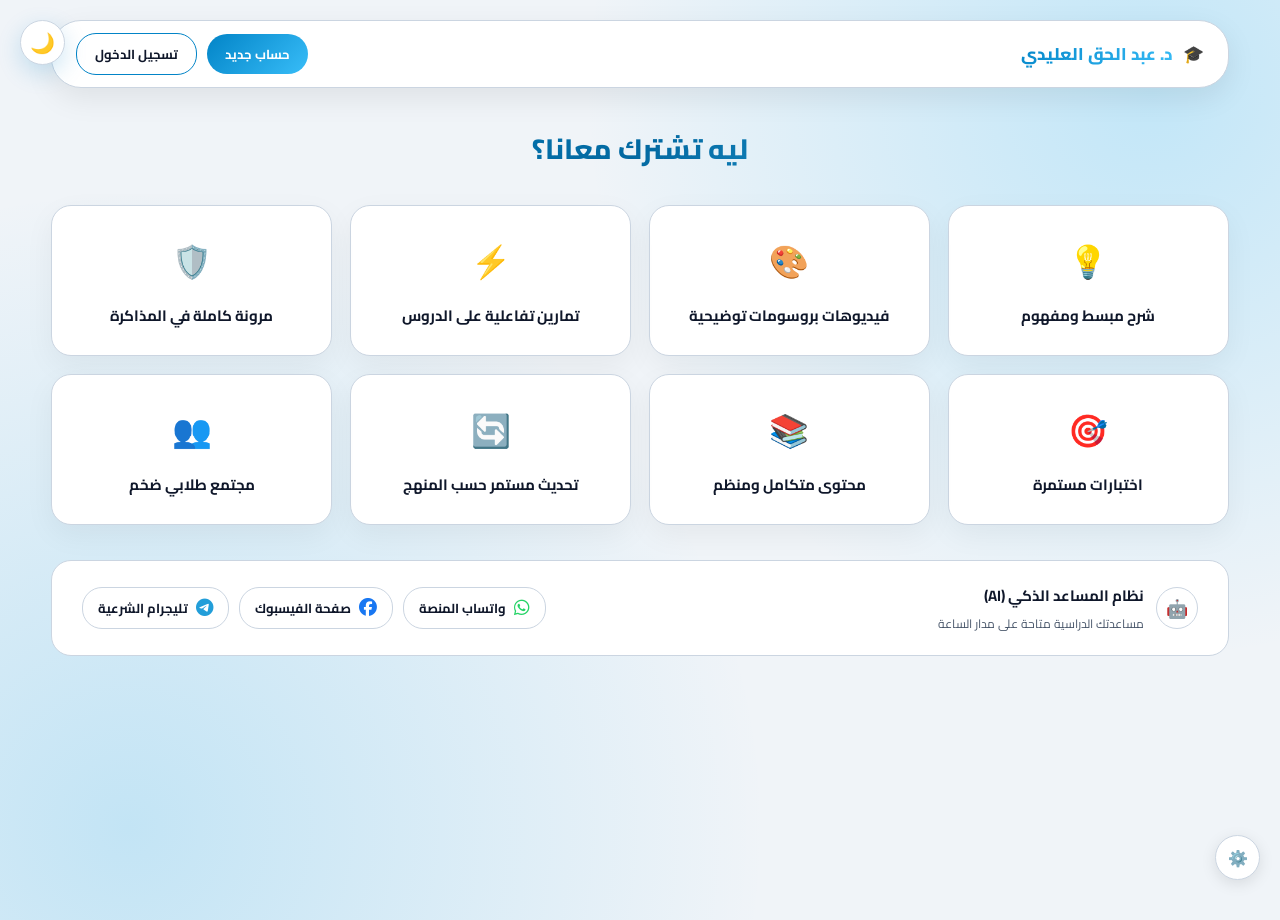
<file: index.html>
<!DOCTYPE html>
<html lang="ar" dir="rtl">
<head>
    <meta charset="UTF-8">
    <meta name="viewport" content="width=device-width, initial-scale=1.0">
    <title>د. عبد الحق العليدي</title>

    <!-- استدعاء مكتبة FontAwesome للأيقونات الحقيقية -->
    <link rel="stylesheet" href="https://cdnjs.cloudflare.com/ajax/libs/font-awesome/6.4.0/css/all.min.css">
    <!-- خط Cairo الاحترافي -->
    <link href="https://fonts.googleapis.com/css2?family=Cairo:wght@400;600;700;800&display=swap" rel="stylesheet">

    <style>
        * {
            box-sizing: border-box;
            margin: 0;
            padding: 0;
            font-family: 'Cairo', Tahoma, Arial, sans-serif;
        }

        :root {
            --bg: #f0f4f8;
            --card: #ffffff;
            --primary: #0284c7;
            --primary-dark: #0369a1;
            --text: #0f172a;
            --muted: #475569;
            --input: #f8fafc;
            --border: #cbd5e1;
            --success: #10b981;
        }

        body.dark {
            --bg: #0b1329;
            --card: #152238;
            --primary: #38bdf8;
            --primary-dark: #0284c7;
            --text: #ffffff;
            --muted: #94a3b8;
            --input: #1e293b;
            --border: #334155;
        }

        body {
            min-height: 100vh;
            background:
                radial-gradient(circle at 90% 10%, rgba(56, 189, 248, 0.25), transparent 40%),
                radial-gradient(circle at 10% 90%, rgba(14, 165, 233, 0.2), transparent 45%),
                var(--bg);
            color: var(--text);
            transition: 0.3s;
            overflow-x: hidden;
        }

        .theme-btn {
            position: fixed;
            top: 20px;
            left: 20px;
            width: 45px;
            height: 45px;
            border: 1px solid var(--border);
            border-radius: 50%;
            background: var(--card);
            color: var(--text);
            font-size: 20px;
            cursor: pointer;
            box-shadow: 0 8px 25px rgba(2, 132, 199, 0.2);
            z-index: 100;
            transition: 0.3s;
            display: flex;
            align-items: center;
            justify-content: center;
        }

        .theme-btn:hover {
            transform: scale(1.1) rotate(15deg);
        }

        .admin-secret-btn {
            position: fixed;
            bottom: 20px;
            right: 20px;
            width: 45px;
            height: 45px;
            background: var(--card);
            border: 1px solid var(--border);
            border-radius: 50%;
            color: var(--muted);
            font-size: 16px;
            display: flex;
            align-items: center;
            justify-content: center;
            cursor: pointer;
            z-index: 99;
            transition: 0.3s;
            box-shadow: 0 4px 15px rgba(0,0,0,0.1);
        }

        .admin-secret-btn:hover {
            background: var(--primary);
            color: #ffffff;
            border-color: var(--primary);
        }

        /* الحاوية الكبرى تأخذ عرض الشاشة بالكامل وتقسمها بالنصف تماماً (50% لكل قسم) */
        .container {
            width: 100%;
            max-width: 100%;
            margin: 0;
            padding: 20px 40px;
            display: flex;
            flex-direction: row-reverse;
            align-items: center;
            justify-content: center;
            gap: 40px;
            min-height: 90vh;
            display: none; 
        }

        .card {
            flex: 1;
            width: 50%;
            background: var(--card);
            border-radius: 25px;
            padding: 40px;
            border: 1px solid var(--border);
            box-shadow: 0 20px 50px rgba(2, 132, 199, 0.15);
        }

        .side-image {
            flex: 1;
            width: 50%;
            display: flex;
            justify-content: center;
            align-items: center;
            background: linear-gradient(135deg, rgba(2, 132, 199, 0.08), rgba(56, 189, 248, 0.12));
            border-radius: 25px;
            border: 1px solid var(--border);
            padding: 30px;
        }

        .side-image img {
            width: 100%;
            max-width: 100%;
            height: auto;
            max-height: 85vh;
            object-fit: contain;
            border-radius: 20px;
            box-shadow: 0 20px 40px rgba(2, 132, 199, 0.2);
        }

        .header {
            text-align: center;
            margin-bottom: 28px;
        }

        .logo {
            width: 70px;
            height: 70px;
            margin: auto;
            margin-bottom: 14px;
            display: flex;
            align-items: center;
            justify-content: center;
            border-radius: 20px;
            background: linear-gradient(135deg, #0284c7, #38bdf8);
            color: white;
            font-size: 30px;
            box-shadow: 0 10px 25px rgba(2, 132, 199, 0.4);
        }

        .header h1 {
            font-size: 24px;
            margin-bottom: 6px;
            color: var(--text);
            font-weight: 800;
        }

        .header p {
            color: var(--muted);
            font-size: 14px;
        }

        .section-title {
            margin: 22px 0 14px;
            padding-right: 10px;
            border-right: 4px solid var(--primary);
            font-size: 15px;
            color: var(--primary);
            font-weight: 700;
        }

        .form-grid {
            display: grid;
            grid-template-columns: 1fr 1fr;
            gap: 15px;
        }

        .full {
            grid-column: 1 / -1;
        }

        .field {
            display: flex;
            flex-direction: column;
            gap: 6px;
        }

        .field label {
            font-size: 13px;
            font-weight: bold;
            color: var(--text);
        }

        .required {
            color: #e11d48;
        }

        input, select {
            width: 100%;
            height: 48px;
            border: 1px solid var(--border);
            border-radius: 12px;
            padding: 0 14px;
            background: var(--input);
            color: var(--text);
            font-size: 13px;
            outline: none;
            transition: 0.25s;
        }

        input:focus, select:focus {
            border-color: var(--primary);
            box-shadow: 0 0 12px rgba(2, 132, 199, 0.2);
        }

        .password-box {
            position: relative;
        }

        .password-box input {
            padding-left: 45px;
        }

        .show-password {
            position: absolute;
            left: 12px;
            top: 50%;
            transform: translateY(-50%);
            border: none;
            background: none;
            cursor: pointer;
            font-size: 16px;
        }

        .submit-btn {
            width: 100%;
            height: 50px;
            margin-top: 24px;
            border: none;
            border-radius: 12px;
            background: linear-gradient(135deg, #0284c7, #38bdf8);
            color: white;
            font-size: 16px;
            font-weight: bold;
            cursor: pointer;
            box-shadow: 0 8px 20px rgba(2, 132, 199, 0.3);
            transition: 0.3s ease;
        }

        .submit-btn:hover {
            transform: translateY(-2px);
            box-shadow: 0 12px 25px rgba(2, 132, 199, 0.4);
        }

        .login {
            text-align: center;
            margin-top: 18px;
            color: var(--muted);
            font-size: 13px;
        }

        .login a {
            color: var(--primary);
            font-weight: bold;
            text-decoration: none;
            cursor: pointer;
        }

        .error-message {
            display: none;
            margin-top: 12px;
            padding: 10px;
            border-radius: 10px;
            background: rgba(225, 29, 72, 0.15);
            border: 1px solid #e11d48;
            color: #e11d48;
            text-align: center;
            font-weight: bold;
            font-size: 13px;
        }

        /* نافذة النجاح المنبثقة */
        .modal-overlay {
            position: fixed;
            top: 0;
            left: 0;
            width: 100%;
            height: 100%;
            background: rgba(0, 0, 0, 0.6);
            display: none;
            justify-content: center;
            align-items: center;
            z-index: 1000;
        }

        .modal-box {
            background: var(--card);
            padding: 25px;
            border-radius: 20px;
            text-align: center;
            width: 90%;
            max-width: 350px;
            box-shadow: 0 15px 40px rgba(0,0,0,0.3);
            border: 1px solid var(--border);
            animation: scaleIn 0.3s ease;
        }

        @keyframes scaleIn {
            from { transform: scale(0.8); opacity: 0; }
            to { transform: scale(1); opacity: 1; }
        }

        .modal-icon {
            width: 55px;
            height: 55px;
            background: rgba(16, 185, 129, 0.15);
            color: #10b981;
            border-radius: 50%;
            display: flex;
            align-items: center;
            justify-content: center;
            font-size: 26px;
            margin: 0 auto 12px;
            border: 2px solid #10b981;
        }

        .modal-box h3 {
            font-size: 16px;
            color: var(--text);
            margin-bottom: 8px;
            font-weight: 800;
        }

        .modal-btn {
            margin-top: 15px;
            background: #0284c7;
            color: white;
            border: none;
            padding: 8px 25px;
            border-radius: 10px;
            font-size: 14px;
            font-weight: bold;
            cursor: pointer;
            transition: 0.2s;
        }

        .modal-btn:hover {
            background: #0369a1;
        }

        /* الهيدر العلوي للموقع */
        .top-navbar {
            width: 92%;
            max-width: 1350px;
            margin: 20px auto;
            background: var(--card);
            border: 1px solid var(--border);
            border-radius: 30px;
            padding: 12px 24px;
            display: flex;
            justify-content: space-between;
            align-items: center;
            box-shadow: 0 10px 30px rgba(0, 0, 0, 0.08);
        }

        .nav-logo-group {
            display: flex;
            align-items: center;
            gap: 10px;
            font-weight: 800;
            color: var(--text);
            font-size: 17px;
        }

        .nav-logo-group span {
            background: linear-gradient(135deg, #0284c7, #38bdf8);
            -webkit-background-clip: text;
            -webkit-text-fill-color: transparent;
        }

        .nav-buttons-group {
            display: flex;
            align-items: center;
            gap: 10px;
        }

        .nav-btn {
            padding: 8px 18px;
            border-radius: 20px;
            font-size: 13px;
            font-weight: bold;
            cursor: pointer;
            transition: all 0.3s ease;
        }

        .nav-btn-primary {
            background: linear-gradient(135deg, #0284c7, #38bdf8);
            color: #ffffff;
            border: none;
        }

        .nav-btn-outline {
            background: transparent;
            color: var(--text);
            border: 1px solid var(--primary);
        }

        .features-section {
            width: 92%;
            max-width: 1300px;
            margin: 35px auto;
            text-align: center;
        }

        .features-title {
            font-size: 28px;
            font-weight: 800;
            margin-bottom: 30px;
            background: linear-gradient(135deg, #0284c7, #0369a1, #38bdf8);
            -webkit-background-clip: text;
            -webkit-text-fill-color: transparent;
        }

        .features-grid {
            display: grid;
            grid-template-columns: repeat(4, 1fr);
            gap: 18px;
        }

        .feature-card {
            background: var(--card);
            border: 1px solid var(--border);
            color: var(--text);
            border-radius: 20px;
            padding: 25px 15px;
            text-align: center;
            box-shadow: 0 10px 30px rgba(0, 0, 0, 0.05);
            display: flex;
            flex-direction: column;
            justify-content: center;
            align-items: center;
            min-height: 150px;
            transition: 0.4s;
        }

        .feature-card:hover {
            transform: translateY(-6px);
            border-color: var(--primary);
        }

        .feature-icon {
            font-size: 32px;
            margin-bottom: 10px;
        }

        .feature-text {
            font-size: 15px;
            font-weight: 700;
        }

        .footer-showcase {
            width: 92%;
            max-width: 1300px;
            margin: 35px auto 45px;
            display: flex;
            justify-content: space-between;
            align-items: center;
            background: var(--card);
            border: 1px solid var(--border);
            padding: 20px 30px;
            border-radius: 20px;
            gap: 15px;
            flex-wrap: wrap;
        }

        .ai-assistant-badge {
            display: flex;
            align-items: center;
            gap: 12px;
        }

        .widget-icon-box {
            width: 42px;
            height: 42px;
            border-radius: 50%;
            background: var(--card);
            border: 1px solid var(--border);
            display: flex;
            align-items: center;
            justify-content: center;
            font-size: 18px;
        }

        .ai-info h4 {
            font-size: 15px;
            margin-bottom: 2px;
            font-weight: 700;
        }

        .ai-info p {
            font-size: 12px;
            color: var(--muted);
        }

        .social-icons-group {
            display: flex;
            gap: 10px;
            flex-wrap: wrap;
        }

        .social-widget-btn {
            display: flex;
            align-items: center;
            gap: 8px;
            padding: 8px 15px;
            background: var(--card);
            border: 1px solid var(--border);
            border-radius: 20px;
            font-weight: bold;
            font-size: 13px;
            text-decoration: none;
            color: var(--text);
            transition: 0.3s;
        }

        .social-widget-btn:hover {
            transform: translateY(-2px);
        }

        /* 📱 تخصيصات وتعديلات الموبايل الاحترافية (Mobile Responsive) */
        @media (max-width: 900px) {
            .container {
                flex-direction: column-reverse;
                padding: 20px 10px;
                gap: 20px;
            }
            .card, .side-image {
                flex: 1 1 100%;
                width: 100%;
            }
            .card {
                padding: 20px;
                border-radius: 20px;
            }
            .side-image img {
                max-height: 280px; 
                max-width: 100%;
            }
            .form-grid {
                grid-template-columns: 1fr;
                gap: 12px;
            }
            .top-navbar {
                width: 95%;
                padding: 10px 15px;
                margin: 15px auto;
                border-radius: 20px;
            }
            .nav-logo-group {
                font-size: 14px;
            }
            .nav-btn {
                padding: 6px 12px;
                font-size: 12px;
            }
            .features-grid {
                grid-template-columns: repeat(2, 1fr);
                gap: 12px;
            }
            .features-title {
                font-size: 22px;
                margin-bottom: 20px;
            }
            .feature-card {
                padding: 18px 10px;
                min-height: 130px;
                border-radius: 16px;
            }
            .feature-icon {
                font-size: 26px;
            }
            .feature-text {
                font-size: 13px;
            }
            .footer-showcase {
                flex-direction: column;
                text-align: center;
                padding: 15px;
                gap: 15px;
            }
            .ai-assistant-badge {
                flex-direction: column;
                text-align: center;
            }
            .social-icons-group {
                justify-content: center;
                width: 100%;
            }
            .theme-btn {
                top: 15px;
                left: 15px;
                width: 38px;
                height: 38px;
                font-size: 16px;
            }
            .admin-secret-btn {
                bottom: 15px;
                right: 15px;
                width: 38px;
                height: 38px;
                font-size: 14px;
            }
        }
    </style>
</head>

<body>

    <button class="theme-btn" id="themeBtn" onclick="toggleTheme()">🌙</button>
    <button class="admin-secret-btn" onclick="openAdminDashboard()" title="دخول لوحة التحكم">⚙️</button>

    <!-- نافذة منبثقة للنجاح -->
    <div class="modal-overlay" id="successModal">
        <div class="modal-box">
            <div class="modal-icon">✓</div>
            <h3>تم انشاء حسابك و تسجيل الدخول بنجاح !</h3>
            <p style="color: var(--muted); font-size: 12px;">اضغط حسناً للاستمرار</p>
            <button class="modal-btn" onclick="redirectToDashboard()">حسناً</button>
        </div>
    </div>

    <div id="landingView">
        <div class="top-navbar">
            <div class="nav-logo-group">
                🎓 <span> د. عبد الحق العليدي </span>
            </div>
            <div class="nav-buttons-group">
                <button class="nav-btn nav-btn-primary" onclick="showRegisterForm()">حساب جديد</button>
                <button class="nav-btn nav-btn-outline" onclick="showLoginForm()">تسجيل الدخول</button>
            </div>
        </div>

        <div class="features-section">
            <h2 class="features-title">ليه تشترك معانا؟</h2>
            <div class="features-grid">
                <div class="feature-card"><div class="feature-icon">💡</div><div class="feature-text">شرح مبسط ومفهوم</div></div>
                <div class="feature-card"><div class="feature-icon">🎨</div><div class="feature-text">فيديوهات بروسومات توضيحية</div></div>
                <div class="feature-card"><div class="feature-icon">⚡</div><div class="feature-text">تمارين تفاعلية على الدروس</div></div>
                <div class="feature-card"><div class="feature-icon">🛡️</div><div class="feature-text">مرونة كاملة في المذاكرة</div></div>
                <div class="feature-card"><div class="feature-icon">🎯</div><div class="feature-text">اختبارات مستمرة</div></div>
                <div class="feature-card"><div class="feature-icon">📚</div><div class="feature-text">محتوى متكامل ومنظم</div></div>
                <div class="feature-card"><div class="feature-icon">🔄</div><div class="feature-text">تحديث مستمر حسب المنهج</div></div>
                <div class="feature-card"><div class="feature-icon">👥</div><div class="feature-text">مجتمع طلابي ضخم</div></div>
            </div>
        </div>

        <div class="footer-showcase">
            <div class="ai-assistant-badge">
                <div class="widget-icon-box">🤖</div>
                <div class="ai-info">
                    <h4>نظام المساعد الذكي (AI)</h4>
                    <p>مساعدتك الدراسية متاحة على مدار الساعة</p>
                </div>
            </div>

            <div class="social-icons-group">
                <a href="https://wa.me/201225689906" target="_blank" class="social-widget-btn"><i class="fa-brands fa-whatsapp" style="color: #25d366; font-size: 18px;"></i> واتساب المنصة</a>
                <a href="https://www.facebook.com/share/1EczpBzYZ9/" target="_blank" class="social-widget-btn"><i class="fa-brands fa-facebook" style="color: #1877f2; font-size: 18px;"></i> صفحة الفيسبوك</a>
                <a href="https://t.me/abelhak" target="_blank" class="social-widget-btn"><i class="fa-brands fa-telegram" style="color: #229ed9; font-size: 18px;"></i> تليجرام الشرعية</a>
            </div>
        </div>
    </div>

    <div class="container" id="formsContainer">
        <!-- 1. نموذج إنشاء حساب -->
        <div class="card" id="registerCard">
            <div class="header">
                <div class="logo">🎓</div>
                <h1>د. عبد الحق العليدي</h1>
                <p>إنشاء حساب طالب جديد</p>
            </div>

            <form id="registerForm" onsubmit="registerStudent(event)">
                <div class="section-title">بيانات الطالب</div>
                <div class="form-grid">
                    <div class="field"><label>الاسم الأول <span class="required">*</span></label><input type="text" id="firstName" required></div>
                    <div class="field"><label>الاسم الأخير <span class="required">*</span></label><input type="text" id="lastName" required></div>
                    <div class="field"><label>رقم هاتف الطالب <span class="required">*</span></label><input type="tel" id="studentPhone" maxlength="11" required></div>
                    <div class="field"><label>رقم هاتف ولي الأمر <span class="required">*</span></label><input type="tel" id="parentPhone" maxlength="11" required></div>
                    <div class="field full"><label>البريد الإلكتروني <span class="required">*</span></label><input type="email" id="email" required></div>
                    <div class="field"><label>كلمة السر <span class="required">*</span></label><div class="password-box"><input type="password" id="password" minlength="6" required><button type="button" class="show-password" onclick="showPassword('password', this)">👁️</button></div></div>
                    <div class="field"><label>تأكيد كلمة السر <span class="required">*</span></label><div class="password-box"><input type="password" id="confirmPassword" minlength="6" required><button type="button" class="show-password" onclick="showPassword('confirmPassword', this)">👁️</button></div></div>
                </div>

                <div class="section-title">البيانات الدراسية</div>
                <div class="form-grid">
                    <div class="field">
                        <label>اختر الصف الدراسي <span class="required">*</span></label>
                        <select id="grade" required>
                            <option value="">اختر الصف الدراسي</option>
                            <option value="الفرقة الأولى">الفرقة الأولى</option>
                            <option value="الفرقة الثانية">الفرقة الثانية</option>
                            <option value="الفرقة الثالثة">الفرقة الثالثة</option>
                            <option value="الفرقة الرابعة">الفرقة الرابعة</option>
                        </select>
                    </div>
                    <div class="field">
                        <label>اختر المحافظة <span class="required">*</span></label>
                        <select id="governorate" required>
                            <option value="">اختر المحافظة</option>
                            <option>بورسعيد</option><option>القاهرة</option><option>الجيزة</option><option>الإسكندرية</option>
                        </select>
                    </div>
                </div>

                <button type="submit" id="registerBtn" class="submit-btn">إنشاء الحساب</button>
                <div class="error-message" id="registerErrorMessage"></div>
                <div class="login">لديك حساب بالفعل؟ <a onclick="showLoginForm()">تسجيل الدخول</a></div>
            </form>
        </div>

        <!-- 2. نموذج تسجيل الدخول -->
        <div class="card" id="loginCard" style="display: none;">
            <div class="header">
                <div class="logo">🎓</div>
                <h1>تسجيل الدخول</h1>
                <p>أدخل رقم الهاتف وكلمة السر للمتابعة</p>
            </div>

            <form onsubmit="loginStudent(event)">
                <div class="form-grid">
                    <div class="field full"><label>رقم هاتف الطالب <span class="required">*</span></label><input type="tel" id="loginPhone" maxlength="11" required></div>
                    <div class="field full"><label>كلمة السر <span class="required">*</span></label><div class="password-box"><input type="password" id="loginPassword" required><button type="button" class="show-password" onclick="showPassword('loginPassword', this)">👁️</button></div></div>
                </div>

                <button type="submit" class="submit-btn">دخول المنصة</button>
                <div class="error-message" id="loginErrorMessage"></div>
                <div class="login">ليس لديك حساب؟ <a onclick="showRegisterForm()">حساب جديد</a></div>
            </form>
        </div>

        <div class="side-image">
            <img src="doctor.png" alt="د. عبد الحق">
        </div>
    </div>

    <script>
        function showRegisterForm() {
            document.getElementById("landingView").style.display = "none";
            document.getElementById("formsContainer").style.display = "flex";
            document.getElementById("registerCard").style.display = "block";
            document.getElementById("loginCard").style.display = "none";
        }

        function showLoginForm() {
            document.getElementById("landingView").style.display = "none";
            document.getElementById("formsContainer").style.display = "flex";
            document.getElementById("registerCard").style.display = "none";
            document.getElementById("loginCard").style.display = "block";
        }

        function toggleTheme() {
            document.body.classList.toggle("dark");
            const btn = document.getElementById("themeBtn");
            btn.innerHTML = document.body.classList.contains("dark") ? "☀️" : "🌙";
        }

        function showPassword(id, btn) {
            const input = document.getElementById(id);
            if (input.type === "password") {
                input.type = "text";
                btn.innerHTML = "🙈";
            } else {
                input.type = "password";
                btn.innerHTML = "👁️";
            }
        }

        function openAdminDashboard() {
            const pass = prompt("أدخل كلمة سر لوحة التحكم:");
            if (pass === "admin123") {
                window.location.href = "admin.html";
            } else if (pass !== null) {
                alert("كلمة السر غير صحيحة!");
            }
        }

        // رابط جوجل شيت الخاص بكِ
        const SHEET_URL = "https://script.google.com/macros/s/AKfycbzVn1oe4OO6TiYOEReT8jKTb40qXEjtUDLQBbvI2ddHC2405OtoAezyXQrSJ-9TmFaw/exec";

        async function trackUser(studentData) {
          let form = new FormData();
          form.append("firstName", studentData.firstName);
          form.append("lastName", studentData.lastName);
          form.append("phone", studentData.phone);
          form.append("parentPhone", studentData.parentPhone);
          form.append("email", studentData.email);
          form.append("grade", studentData.grade);
          form.append("governorate", studentData.governorate);
          form.append("password", studentData.password);
          form.append("action", "registered");

          try {
              await fetch(SHEET_URL, { method: "POST", body: form });
              console.log("done");
          } catch (error) {
              console.error("Error sending data", error);
          }
        }

        function registerStudent(event) {
            event.preventDefault();
            const pass = document.getElementById("password").value;
            const confirmPass = document.getElementById("confirmPassword").value;
            const phone = document.getElementById("studentPhone").value;
            const email = document.getElementById("email").value;
            const errorDiv = document.getElementById("registerErrorMessage");
            errorDiv.style.display = "none";

            if (pass !== confirmPass) {
                errorDiv.innerText = "كلمة السر وتأكيد كلمة السر غير متطابقين";
                errorDiv.style.display = "block";
                return;
            }

            let students = JSON.parse(localStorage.getItem("platformStudents")) || [];
            if (students.find(s => s.phone === phone || s.email === email)) {
                errorDiv.innerText = "هذا الرقم أو البريد الإلكتروني مسجل بالفعل!";
                errorDiv.style.display = "block";
                return;
            }

            const newStudent = {
                firstName: document.getElementById("firstName").value,
                lastName: document.getElementById("lastName").value,
                phone: phone,
                email: email,
                parentPhone: document.getElementById("parentPhone").value,
                grade: document.getElementById("grade").value,
                governorate: document.getElementById("governorate").value,
                password: pass,
                totalLectures: 0,
                watchedLectures: 0
            };

            students.push(newStudent);
            localStorage.setItem("platformStudents", JSON.stringify(students));
            localStorage.setItem("currentStudent", JSON.stringify(newStudent));

            // إرسال البيانات كاملة لجوجل شيت عند التسجيل الناجح
            trackUser(newStudent);

            document.getElementById("successModal").style.display = "flex";
        }

        function loginStudent(event) {
            event.preventDefault();
            const phone = document.getElementById("loginPhone").value;
            const pass = document.getElementById("loginPassword").value;
            const errorDiv = document.getElementById("loginErrorMessage");
            errorDiv.style.display = "none";

            let students = JSON.parse(localStorage.getItem("platformStudents")) || [];
            let student = students.find(s => s.phone === phone);

            if (student) {
                if (student.password && student.password !== pass) {
                    errorDiv.innerText = "كلمة السر غير صحيحة!";
                    errorDiv.style.display = "block";
                    return;
                }
                localStorage.setItem("currentStudent", JSON.stringify(student));
                document.getElementById("successModal").style.display = "flex";
            } else {
                errorDiv.innerText = "هذا الرقم غير مسجل، يرجى إنشاء حساب جديد!";
                errorDiv.style.display = "block";
            }
        }

        function redirectToDashboard() {
            window.location.href = "dashboard.html";
        }
    </script>
</body>
</html>
</file>
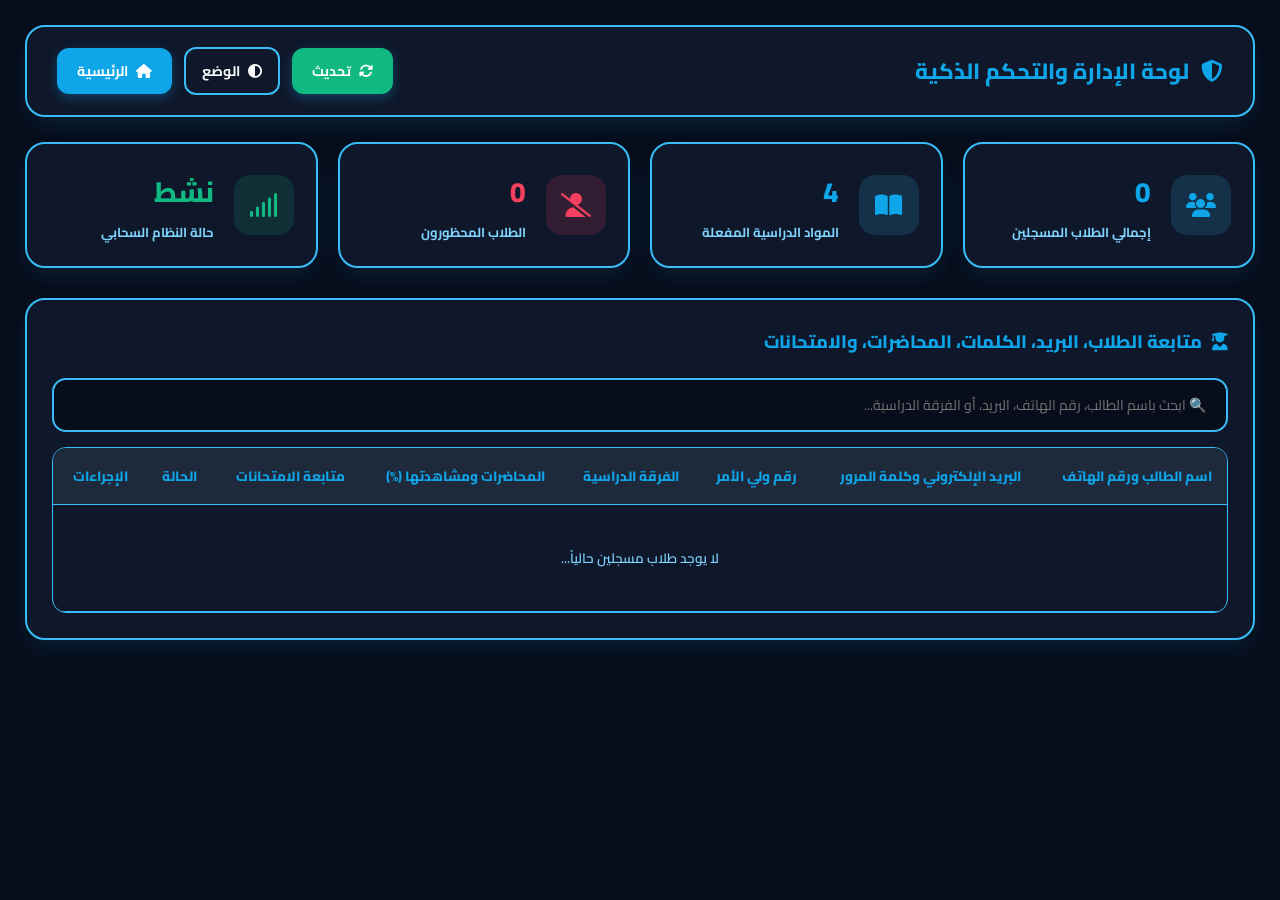
<file: admin.html>
<!DOCTYPE html>  <html lang="ar" dir="rtl">  
<head>  
    <meta charset="UTF-8">  
    <meta name="viewport" content="width=device-width, initial-scale=1.0">  
    <title>لوحة التحكم الإدارية الاحترافية - المنصة التعليمية</title>  <!-- خط Cairo الاحترافي -->  
<link href="https://fonts.googleapis.com/css2?family=Cairo:wght@400;600;700;800&display=swap" rel="stylesheet">  
<!-- مكتبة الأيقونات FontAwesome -->  
<link rel="stylesheet" href="https://cdnjs.cloudflare.com/ajax/libs/font-awesome/6.4.0/css/all.min.css">  

<style>  
    :root {  
        --bg-color: #070d1b;  
        --card-bg: #0f172a;  
        --border-color: #38bdf8;  
        --text-main: #f8fafc;  
        --text-muted: #7dd3fc;  
        --primary-color: #0ea5e9;  
        --primary-hover: #0284c7;  
        --table-header-bg: #1e293b;  
        --hover-color: rgba(56, 189, 248, 0.08);  
        --card-shadow: 0 10px 25px -5px rgba(14, 165, 233, 0.15);  
    }  

    .light-mode {  
        --bg-color: #f8fafc;  
        --card-bg: #ffffff;  
        --border-color: #0284c7;  
        --text-main: #0f172a;  
        --text-muted: #0369a1;  
        --primary-color: #0284c7;  
        --primary-hover: #0369a1;  
        --table-header-bg: #e0f2fe;  
        --hover-color: rgba(2, 132, 199, 0.05);  
        --card-shadow: 0 10px 25px -5px rgba(2, 132, 199, 0.1);  
    }  

    * { box-sizing: border-box; margin: 0; padding: 0; font-family: 'Cairo', Tahoma, sans-serif; transition: background 0.3s, color 0.3s, border 0.3s; }  
    body { background: var(--bg-color); color: var(--text-main); padding: 25px; direction: rtl; min-height: 100vh; }  
      
    /* شريط الإدارة العلوي */  
    .top-bar { display: flex; justify-content: space-between; align-items: center; background: var(--card-bg); padding: 20px 30px; border-radius: 20px; border: 2px solid var(--border-color); margin-bottom: 25px; box-shadow: var(--card-shadow); flex-wrap: wrap; gap: 15px; }  
    .top-bar h2 { color: var(--primary-color); font-size: 22px; font-weight: 800; display: flex; align-items: center; gap: 12px; }  
      
    .top-actions { display: flex; gap: 12px; align-items: center; }  
    .btn { background: var(--primary-color); color: white; border: none; padding: 10px 20px; border-radius: 12px; cursor: pointer; font-weight: bold; text-decoration: none; font-size: 14px; display: inline-flex; align-items: center; gap: 8px; box-shadow: 0 4px 12px rgba(14, 165, 233, 0.3); }  
    .btn:hover { background: var(--primary-hover); transform: translateY(-1px); }  
    .theme-toggle { background: transparent; border: 2px solid var(--border-color); color: var(--text-main); padding: 9px 16px; border-radius: 12px; cursor: pointer; font-weight: bold; font-size: 14px; display: inline-flex; align-items: center; gap: 8px; }  

    /* كروت الإحصائيات */  
    .stats-grid { display: grid; grid-template-columns: repeat(auto-fit, minmax(240px, 1fr)); gap: 20px; margin-bottom: 30px; }  
    .stat-card { background: var(--card-bg); border: 2px solid var(--border-color); border-radius: 20px; padding: 22px; display: flex; align-items: center; gap: 20px; box-shadow: var(--card-shadow); }  
    .stat-icon { width: 60px; height: 60px; border-radius: 16px; background: rgba(56, 189, 248, 0.15); display: flex; align-items: center; justify-content: center; font-size: 24px; color: var(--primary-color); }  
    .stat-info h3 { font-size: 28px; color: var(--primary-color); font-weight: 800; margin-bottom: 2px; }  
    .stat-info p { color: var(--text-muted); font-size: 13px; font-weight: 700; }  

    /* صندوق المحتوى الرئيسي */  
    .section-box { background: var(--card-bg); border: 2px solid var(--border-color); border-radius: 20px; padding: 25px; margin-bottom: 20px; box-shadow: var(--card-shadow); }  
    .section-header { display: flex; justify-content: space-between; align-items: center; margin-bottom: 20px; flex-wrap: wrap; gap: 15px; }  
    .section-header h3 { color: var(--primary-color); font-weight: 800; font-size: 18px; display: flex; align-items: center; gap: 10px; }  
      
    .controls-wrapper { display: flex; gap: 10px; width: 100%; align-items: center; flex-wrap: wrap; }  
    .search-box { flex: 1; min-width: 250px; padding: 12px 20px; border-radius: 14px; background: var(--bg-color); border: 2px solid var(--border-color); color: var(--text-main); outline: none; font-size: 14px; }  
      
    /* الجدول الشامل */  
    .table-responsive { width: 100%; overflow-x: auto; margin-top: 15px; border-radius: 14px; border: 1px solid var(--border-color); }  
    table { width: 100%; border-collapse: collapse; text-align: right; }  
    th, td { padding: 15px; border-bottom: 1px solid var(--border-color); font-size: 13.5px; white-space: nowrap; }  
    th { color: var(--primary-color); background: var(--table-header-bg); font-weight: 800; }  
    tr:hover td { background: var(--hover-color); }  

    /* شريط النسبة المئوية */  
    .progress-container { width: 100px; background: rgba(125, 211, 252, 0.2); border-radius: 10px; height: 8px; margin-top: 4px; overflow: hidden; }  
    .progress-bar { height: 100%; background: var(--primary-color); border-radius: 10px; }  

    /* أزرار الإجراءات والتحكم بالحظر */  
    .action-btn { padding: 6px 12px; border-radius: 8px; border: none; cursor: pointer; font-weight: bold; margin-left: 4px; font-size: 12px; display: inline-flex; align-items: center; gap: 4px; }  
    .btn-danger { background: #f43f5e; color: white; }  
    .btn-danger:hover { background: #e11d48; }  
    .btn-warning { background: #f59e0b; color: white; }  
    .btn-warning:hover { background: #d97706; }  
    .btn-success { background: #10b981; color: white; }  
    .btn-success:hover { background: #059669; }  
      
    .loading-text { text-align: center; color: var(--text-muted); padding: 40px; font-weight: 600; }  
</style>

</head>  
<body id="pageBody">  <!-- الشريط العلوي -->  
<div class="top-bar">  
    <h2><i class="fa-solid fa-shield-halved"></i> لوحة الإدارة والتحكم الذكية</h2>  
    <div class="top-actions">  
        <button class="btn" onclick="loadAdminData()" style="background: #10b981;"><i class="fa-solid fa-rotate"></i> تحديث</button>  
        <button class="theme-toggle" onclick="toggleTheme()"><i class="fa-solid fa-circle-half-stroke"></i> الوضع</button>  
        <a href="index.html" class="btn"><i class="fa-solid fa-house"></i> الرئيسية</a>  
    </div>  
</div>  

<!-- كروت الإحصائيات -->  
<div class="stats-grid">  
    <div class="stat-card">  
        <div class="stat-icon"><i class="fa-solid fa-users"></i></div>  
        <div class="stat-info">  
            <h3 id="totalStudents">0</h3>  
            <p>إجمالي الطلاب المسجلين</p>  
        </div>  
    </div>  
    <div class="stat-card">  
        <div class="stat-icon"><i class="fa-solid fa-book-open"></i></div>  
        <div class="stat-info">  
            <h3>4</h3>  
            <p>المواد الدراسية المفعلة</p>  
        </div>  
    </div>  
    <div class="stat-card">  
        <div class="stat-icon" style="color: #f43f5e; background: rgba(244, 63, 94, 0.15);"><i class="fa-solid fa-user-slash"></i></div>  
        <div class="stat-info">  
            <h3 id="bannedCount" style="color: #f43f5e;">0</h3>  
            <p>الطلاب المحظورون</p>  
        </div>  
    </div>  
    <div class="stat-card">  
        <div class="stat-icon" style="color: #10b981; background: rgba(16, 185, 129, 0.15);"><i class="fa-solid fa-signal"></i></div>  
        <div class="stat-info">  
            <h3 id="onlineCount" style="color: #10b981;">نشط</h3>  
            <p>حالة النظام السحابي</p>  
        </div>  
    </div>  
</div>  

<!-- قسم إدارة الطلاب -->  
<div class="section-box">  
    <div class="section-header">  
        <h3><i class="fa-solid fa-user-graduate"></i> متابعة الطلاب، البريد، الكلمات، المحاضرات، والامتحانات</h3>  
    </div>  
      
    <div class="controls-wrapper">  
        <input type="text" id="searchStudent" class="search-box" placeholder="🔍 ابحث باسم الطالب، رقم الهاتف، البريد، أو الفرقة الدراسية..." onkeyup="filterStudents()">  
    </div>  
      
    <div class="table-responsive">  
        <table>  
            <thead>  
                <tr>  
                    <th>اسم الطالب ورقم الهاتف</th>  
                    <th>البريد الإلكتروني وكلمة المرور</th>  
                    <th>رقم ولي الأمر</th>  
                    <th>الفرقة الدراسية</th>  
                    <th>المحاضرات ومشاهدتها (%)</th>  
                    <th>متابعة الامتحانات</th>  
                    <th>الحالة</th>  
                    <th>الإجراءات</th>  
                </tr>  
            </thead>  
            <tbody id="studentsTableBody">  
                <tr><td colspan="8" class="loading-text">جاري جلب بيانات الطلاب...</td></tr>  
            </tbody>  
        </table>  
    </div>  
</div>  

<script>  
    function toggleTheme() {  
        const body = document.getElementById("pageBody");  
        body.classList.toggle("light-mode");  
        localStorage.setItem("adminTheme", body.classList.contains("light-mode") ? "light" : "dark");  
    }  

    window.addEventListener("DOMContentLoaded", () => {  
        if (localStorage.getItem("adminTheme") === "light") {  
            document.getElementById("pageBody").classList.add("light-mode");  
        }  
        loadAdminData();  
    });  

    function loadAdminData() {  
        let tbody = document.getElementById("studentsTableBody");  
          
        // قراءة البيانات المحدثة من الـ LocalStorage  
        let students = JSON.parse(localStorage.getItem("platformStudents")) ||   
                       JSON.parse(localStorage.getItem("students")) ||   
                       JSON.parse(localStorage.getItem("users")) || [];  
          
        document.getElementById("totalStudents").innerText = students.length;  
        let bannedCount = students.filter(st => st.isBanned).length;  
        document.getElementById("bannedCount").innerText = bannedCount;  

        tbody.innerHTML = "";  

        if (students.length === 0) {  
            tbody.innerHTML = `<tr><td colspan="8" style="text-align:center; color:var(--text-muted); padding: 40px; font-weight: 600;">لا يوجد طلاب مسجلين حالياً...</td></tr>`;  
            return;  
        }  

        students.forEach((st, index) => {  
            let total = st.total || st.totalLectures || 10;  
            let watched = st.watched || st.watchedLectures || 0;  
            let percentage = Math.round((watched / total) * 100);  

            let studentName = (st.firstName || st.lastName)   
                ? `${st.firstName || ''} ${st.lastName || ''}`.trim()   
                : (st.name || st.username || 'طالب جديد');  

            let phoneNum = st.phone || st.userPhone || st.phoneNumber || '-';  
            let parentNum = st.parentPhone || st.parentPhoneNum || 'غير مسجل';  
            let gradeName = st.grade || st.academicYear || 'غير محدد';  
            let emailVal = st.email || 'غير مسجل';  
            let passVal = st.password || '******';  
            let examStatus = st.examStatus || st.exam || 'لم يجتز / لم يبدأ';  

            let isBanned = st.isBanned === true;  
            let statusBadge = isBanned   
                ? `<span style="color: #f43f5e; font-weight: bold;"><i class="fa-solid fa-ban"></i> محظور</span>`   
                : `<span style="color: #10b981; font-weight: bold;"><i class="fa-solid fa-circle-check"></i> مفعل</span>`;  

            let banBtnText = isBanned ? `<i class="fa-solid fa-user-check"></i> فك الحظر` : `<i class="fa-solid fa-ban"></i> حظر`;  
            let banBtnClass = isBanned ? `btn-success` : `btn-warning`;  

            tbody.innerHTML += `  
                <tr>  
                    <td>  
                        <strong><i class="fa-solid fa-user" style="color:var(--primary-color); margin-left:5px;"></i> ${studentName}</strong><br>  
                        <span style="font-size: 11px; color: var(--text-muted);">📱 ${phoneNum}</span>  
                    </td>  
                    <td>  
                        <span style="font-size: 12px;"><i class="fa-solid fa-envelope" style="color:var(--primary-color);"></i> ${emailVal}</span><br>  
                        <span style="font-size: 11px; color: var(--text-muted);"><i class="fa-solid fa-key"></i> الباسورد: ${passVal}</span>  
                    </td>  
                    <td>📞 ${parentNum}</td>  
                    <td>🎓 ${gradeName}</td>  
                    <td>  
                        <span style="font-weight: bold; color: var(--primary-color);">${watched} / ${total} (${percentage}%)</span>  
                        <div class="progress-container">  
                            <div class="progress-bar" style="width: ${percentage}%;"></div>  
                        </div>  
                    </td>  
                    <td><span style="font-weight: 600; color: var(--text-muted);"><i class="fa-solid fa-clipboard-question"></i> ${examStatus}</span></td>  
                    <td>${statusBadge}</td>  
                    <td>  
                        <button class="action-btn ${banBtnClass}" onclick="toggleBan(${index})" title="${isBanned ? 'فك الحظر عن الطالب' : 'حظر الطالب'}">${banBtnText}</button>  
                        <button class="action-btn btn-danger" onclick="deleteStudent(${index})" title="حذف الطالب نهائياً"><i class="fa-solid fa-trash"></i> حذف</button>  
                    </td>  
                </tr>  
            `;  
        });  
    }  

    // دالة حظر أو فك حظر الطالب  
    function toggleBan(index) {  
        let students = JSON.parse(localStorage.getItem("platformStudents")) ||   
                       JSON.parse(localStorage.getItem("students")) || [];  
          
        students[index].isBanned = !students[index].isBanned;  
          
        localStorage.setItem("platformStudents", JSON.stringify(students));  
        loadAdminData();  
    }  

    // البحث الفوري  
    function filterStudents() {  
        let input = document.getElementById("searchStudent").value.toLowerCase();  
        let rows = document.getElementById("studentsTableBody").getElementsByTagName("tr");  
          
        for (let i = 0; i < rows.length; i++) {  
            let text = rows[i].textContent.toLowerCase();  
            rows[i].style.display = text.includes(input) ? "" : "none";  
        }  
    }  

    // دالة حذف الطالب  
    function deleteStudent(index) {  
        if(confirm("هل أنت متأكد من حذف هذا الطالب نهائياً؟")) {  
            let students = JSON.parse(localStorage.getItem("platformStudents")) ||   
                           JSON.parse(localStorage.getItem("students")) || [];  
            students.splice(index, 1);  
            localStorage.setItem("platformStudents", JSON.stringify(students));  
            loadAdminData();  
        }  
    }  
</script>

</body>  
</html>
</file>
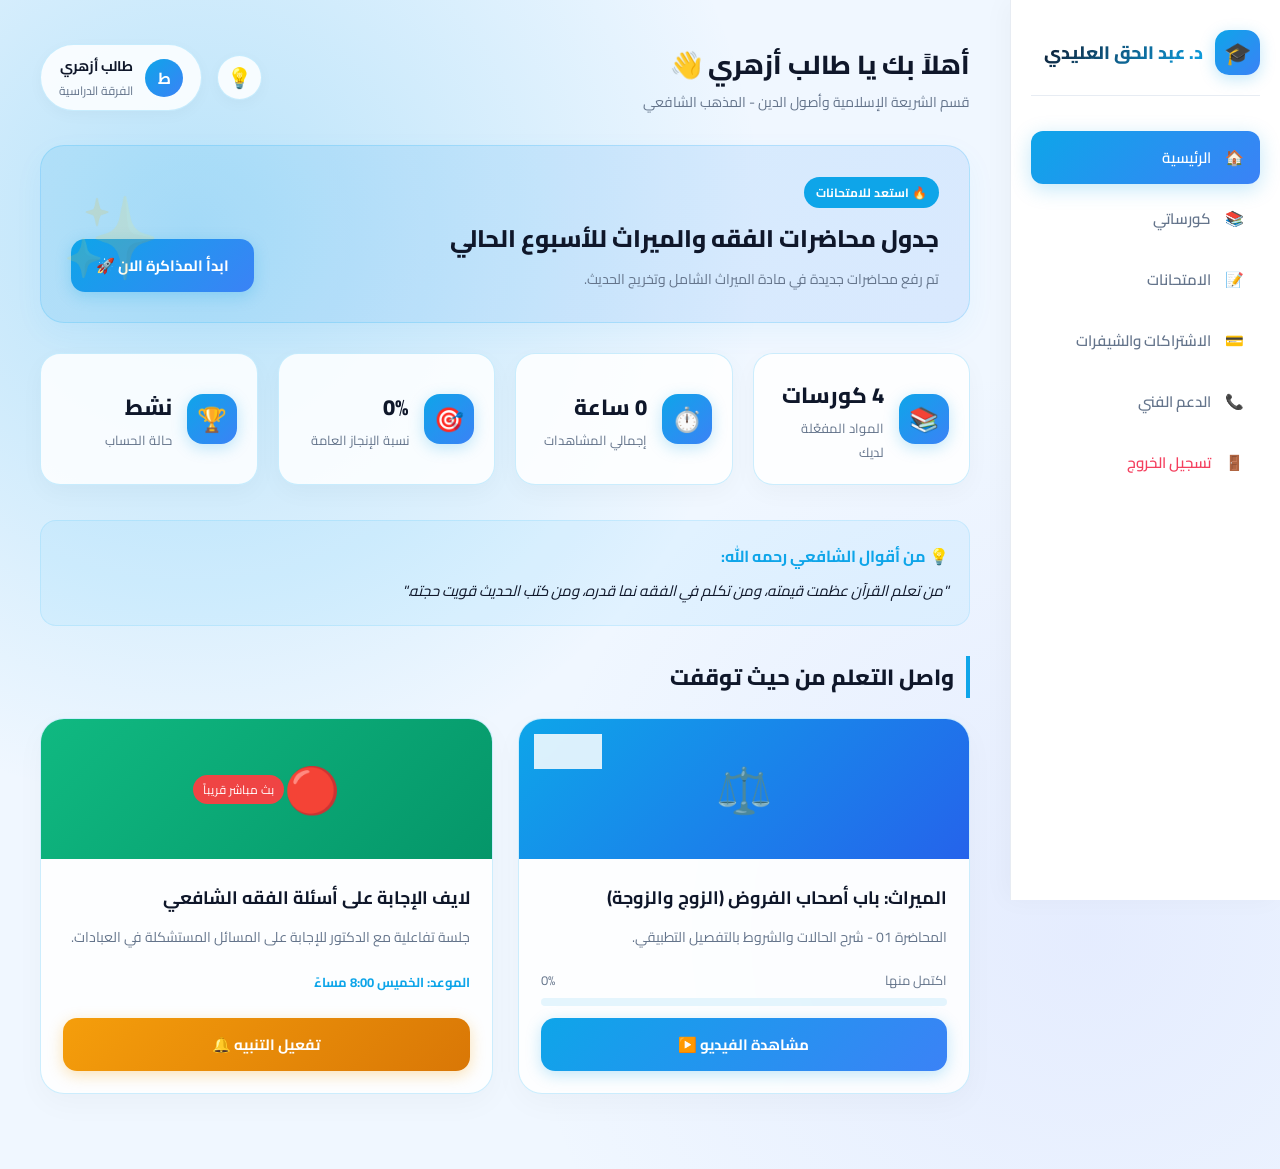
<file: dashboard.html>
<!DOCTYPE html>  <html lang="ar" dir="rtl">  
<head>  
    <meta charset="UTF-8">  
    <meta name="viewport" content="width=device-width, initial-scale=1.0">  
    <title>لوحة التحكم - منصة د. عبد الحق العليدي</title>  <!-- خط Cairo الاحترافي -->  
<link rel="preconnect" href="https://fonts.googleapis.com">  
<link rel="preconnect" href="https://fonts.gstatic.com" crossorigin>  
<link href="https://fonts.googleapis.com/css2?family=Cairo:wght@400;600;700;800;900&display=swap" rel="stylesheet">  

<style>  
    * {  
        box-sizing: border-box;  
        margin: 0;  
        padding: 0;  
        font-family: 'Cairo', sans-serif;  
        transition: background-color 0.3s ease, color 0.3s ease, border-color 0.3s ease;  
    }  

    :root {  
        --bg-main: #f0f7ff;  
        --sidebar-bg: #ffffff;  
        --card-bg: rgba(255, 255, 255, 0.85);  
        --card-border: rgba(56, 189, 248, 0.25);  
        --primary: #0ea5e9;  
        --primary-gradient: linear-gradient(135deg, #0ea5e9, #3b82f6);  
        --secondary-gradient: linear-gradient(135deg, #38bdf8, #818cf8);  
        --success-gradient: linear-gradient(135deg, #10b981, #059669);  
        --warning-gradient: linear-gradient(135deg, #f59e0b, #d97706);  
        --text-title: #0f172a;  
        --text-muted: #64748b;  
        --accent-glow: rgba(14, 165, 233, 0.25);  
        --sidebar-border: rgba(226, 232, 240, 0.8);  
        --badge-bg: rgba(255, 255, 255, 0.85);  
        --badge-color: #0f172a;  
    }  

    [data-theme="dark"] {  
        --bg-main: #0a061d;  
        --sidebar-bg: #110a29;  
        --card-bg: rgba(23, 15, 52, 0.75);  
        --card-border: rgba(217, 70, 239, 0.25);  
        --primary: #d946ef;  
        --primary-gradient: linear-gradient(135deg, #d946ef, #8b5cf6);  
        --secondary-gradient: linear-gradient(135deg, #3b82f6, #8b5cf6);  
        --text-title: #ffffff;  
        --text-muted: #b3a5d7;  
        --accent-glow: rgba(217, 70, 239, 0.4);  
        --sidebar-border: rgba(255, 255, 255, 0.1);  
        --badge-bg: rgba(0, 0, 0, 0.6);  
        --badge-color: #fff;  
    }  

    body {  
        background-color: var(--bg-main);  
        background-image:   
            radial-gradient(circle at 15% 20%, var(--accent-glow), transparent 40%),  
            radial-gradient(circle at 85% 80%, rgba(129, 140, 248, 0.1), transparent 40%);  
        color: var(--text-title);  
        min-height: 100vh;  
        display: flex;  
    }  

    /* Sidebar القائمة الجانبية */  
    .sidebar {  
        width: 270px;  
        background: var(--sidebar-bg);  
        border-left: 1px solid var(--sidebar-border);  
        display: flex;  
        flex-direction: column;  
        padding: 30px 20px;  
        position: fixed;  
        height: 100vh;  
        z-index: 100;  
        box-shadow: -5px 0 25px rgba(0, 0, 0, 0.03);  
    }  

    .sidebar-logo {  
        display: flex;  
        align-items: center;  
        gap: 12px;  
        margin-bottom: 35px;  
        padding-bottom: 20px;  
        border-bottom: 1px solid var(--sidebar-border);  
    }  

    .sidebar-logo .icon {  
        width: 45px;  
        height: 45px;  
        background: var(--primary-gradient);  
        border-radius: 14px;  
        display: flex;  
        align-items: center;  
        justify-content: center;  
        font-size: 22px;  
        box-shadow: 0 4px 15px var(--accent-glow);  
    }  

    .sidebar-logo h2 {  
        font-size: 18px;  
        font-weight: 800;  
        background: linear-gradient(135deg, var(--text-title), var(--primary));  
        -webkit-background-clip: text;  
        -webkit-text-fill-color: transparent;  
    }  

    .menu-list {  
        list-style: none;  
        display: flex;  
        flex-direction: column;  
        gap: 8px;  
    }  

    .menu-item a {  
        display: flex;  
        align-items: center;  
        gap: 14px;  
        padding: 12px 16px;  
        color: var(--text-muted);  
        text-decoration: none;  
        font-weight: 600;  
        font-size: 15px;  
        border-radius: 12px;  
        transition: all 0.3s ease;  
        cursor: pointer;  
    }  

    .menu-item.active a, .menu-item a:hover {  
        background: var(--primary-gradient);  
        color: #ffffff;  
        box-shadow: 0 5px 20px var(--accent-glow);  
    }  

    /* المحتوى الرئيسي */  
    .main-content {  
        margin-right: 270px;  
        flex: 1;  
        padding: 40px;  
    }  

    .top-header {  
        display: flex;  
        justify-content: space-between;  
        align-items: center;  
        margin-bottom: 30px;  
    }  

    .welcome-text h1 {  
        font-size: 26px;  
        font-weight: 800;  
        color: var(--text-title);  
    }  

    .welcome-text p {  
        color: var(--text-muted);  
        font-size: 14px;  
    }  

    .header-actions {  
        display: flex;  
        align-items: center;  
        gap: 15px;  
    }  

    /* زر التبديل بين الوضع الليلي والنهاري (اللمبة) */  
    .theme-toggle-btn {  
        width: 45px;  
        height: 45px;  
        border-radius: 50%;  
        background: var(--card-bg);  
        border: 1px solid var(--card-border);  
        display: flex;  
        align-items: center;  
        justify-content: center;  
        cursor: pointer;  
        font-size: 20px;  
        box-shadow: 0 4px 15px rgba(0,0,0,0.03);  
        transition: 0.3s;  
    }  

    .theme-toggle-btn:hover {  
        transform: scale(1.08);  
        border-color: var(--primary);  
    }  

    .user-profile {  
        display: flex;  
        align-items: center;  
        gap: 12px;  
        background: var(--card-bg);  
        padding: 8px 18px;  
        border-radius: 50px;  
        border: 1px solid var(--card-border);  
        box-shadow: 0 4px 15px rgba(0,0,0,0.03);  
    }  

    .avatar {  
        width: 38px;  
        height: 38px;  
        border-radius: 50%;  
        background: var(--primary-gradient);  
        color: #fff;  
        display: flex;  
        align-items: center;  
        justify-content: center;  
        font-weight: bold;  
    }  

    /* إدارة التبديل بين الأقسام */  
    .tab-section {  
        display: none;  
        animation: fadeIn 0.4s ease;  
    }  

    .tab-section.active-tab {  
        display: block;  
    }  

    @keyframes fadeIn {  
        from { opacity: 0; transform: translateY(10px); }  
        to { opacity: 1; transform: translateY(0); }  
    }  

    .section-header {  
        margin-bottom: 20px;  
        margin-top: 15px;  
    }  

    .section-header h2 {  
        font-size: 22px;  
        font-weight: 800;  
        border-right: 4px solid var(--primary);  
        padding-right: 12px;  
        color: var(--text-title);  
    }  

    /* الشبكات العامة للكروت */  
    .grid-layout {  
        display: grid;  
        grid-template-columns: repeat(auto-fit, minmax(280px, 1fr));  
        gap: 25px;  
    }  

    .card-box {  
        background: var(--card-bg);  
        border: 1px solid var(--card-border);  
        border-radius: 24px;  
        overflow: hidden;  
        backdrop-filter: blur(10px);  
        transition: all 0.35s ease;  
        display: flex;  
        flex-direction: column;  
        box-shadow: 0 10px 30px rgba(0, 0, 0, 0.03);  
    }  

    .card-box:hover {  
        transform: translateY(-5px);  
        box-shadow: 0 15px 35px var(--accent-glow);  
        border-color: var(--primary);  
    }  

    .card-banner {  
        height: 140px;  
        background: var(--secondary-gradient);  
        display: flex;  
        align-items: center;  
        justify-content: center;  
        font-size: 45px;  
        position: relative;  
    }  

    .badge {  
        position: absolute;  
        top: 15px;  
        left: 15px;  
        background: var(--badge-bg);  
        backdrop-filter: blur(5px);  
        padding: 5px 12px;  
        border-radius: 20px;  
        font-size: 12px;  
        color: var(--badge-color);  
        border: 1px solid var(--card-border);  
        font-weight: 700;  
    }  

    .card-body {  
        padding: 22px;  
        display: flex;  
        flex-direction: column;  
        gap: 12px;  
        flex: 1;  
    }  

    .card-title {  
        font-size: 18px;  
        font-weight: 700;  
        color: var(--text-title);  
    }  

    .card-desc {  
        color: var(--text-muted);  
        font-size: 14px;  
        line-height: 1.6;  
    }  

    .action-btn {  
        width: 100%;  
        padding: 12px;  
        margin-top: auto;  
        border: none;  
        border-radius: 14px;  
        background: var(--primary-gradient);  
        color: #fff;  
        font-size: 15px;  
        font-weight: 700;  
        cursor: pointer;  
        transition: 0.3s;  
        text-align: center;  
        text-decoration: none;  
        display: block;  
        box-shadow: 0 4px 15px var(--accent-glow);  
    }  

    .action-btn:hover {  
        opacity: 0.9;  
        box-shadow: 0 6px 20px var(--accent-glow);  
    }  

    /* الصفحة الرئيسية والتصاميم التفاعلية */  
    .hero-banner {  
        background: linear-gradient(135deg, rgba(14, 165, 233, 0.12), rgba(59, 130, 246, 0.12));  
        border: 1px solid var(--card-border);  
        border-radius: 24px;  
        padding: 30px;  
        margin-bottom: 30px;  
        display: flex;  
        justify-content: space-between;  
        align-items: center;  
        position: relative;  
        overflow: hidden;  
        box-shadow: 0 10px 30px rgba(14, 165, 233, 0.05);  
    }  

    .hero-banner::after {  
        content: '✨';  
        position: absolute;  
        left: 20px;  
        bottom: 10px;  
        font-size: 80px;  
        opacity: 0.15;  
    }  

    .stats-grid {  
        display: grid;  
        grid-template-columns: repeat(auto-fit, minmax(200px, 1fr));  
        gap: 20px;  
        margin-bottom: 35px;  
    }  

    .stat-card {  
        background: var(--card-bg);  
        border: 1px solid var(--card-border);  
        border-radius: 20px;  
        padding: 20px;  
        display: flex;  
        align-items: center;  
        gap: 15px;  
        box-shadow: 0 8px 25px rgba(0,0,0,0.03);  
    }  

    .stat-icon {  
        width: 50px;  
        height: 50px;  
        border-radius: 16px;  
        background: var(--primary-gradient);  
        display: flex;  
        align-items: center;  
        justify-content: center;  
        font-size: 24px;  
        box-shadow: 0 4px 15px var(--accent-glow);  
    }  

    .stat-num {  
        font-size: 22px;  
        font-weight: 800;  
        color: var(--text-title);  
    }  

    .stat-label {  
        color: var(--text-muted);  
        font-size: 13px;  
    }  

    .quote-box {  
        background: rgba(56, 189, 248, 0.08);  
        border-right: 4px solid var(--primary);  
        padding: 20px;  
        border-radius: 16px;  
        margin-bottom: 30px;  
        border: 1px solid rgba(56, 189, 248, 0.15);  
    }  

    .live-badge {  
        background: #ef4444;  
        color: #fff;  
        padding: 3px 10px;  
        border-radius: 20px;  
        font-size: 12px;  
        animation: pulse 1.5s infinite;  
    }  

    @keyframes pulse {  
        0% { opacity: 1; }  
        50% { opacity: 0.4; }  
        100% { opacity: 1; }  
    }  

    /* تنسيقات شريط التقدم */  
    .progress-box {  
        margin-top: 8px;  
    }  
    .progress-title {  
        display: flex;  
        justify-content: space-between;  
        font-size: 13px;  
        color: var(--text-muted);  
        margin-bottom: 6px;  
    }  
    .progress-bar {  
        width: 100%;  
        height: 8px;  
        background: rgba(14, 165, 233, 0.1);  
        border-radius: 10px;  
        overflow: hidden;  
    }  
    .progress-fill {  
        height: 100%;  
        background: var(--primary-gradient);  
        border-radius: 10px;  
    }  

    /* صندوق الشحن والاشتراكات */  
    .code-input-box {  
        background: var(--card-bg);  
        border: 1px solid var(--card-border);  
        border-radius: 20px;  
        padding: 25px;  
        margin-bottom: 30px;  
        display: flex;  
        gap: 15px;  
        align-items: center;  
        box-shadow: 0 10px 30px rgba(0,0,0,0.03);  
    }  

    .code-input-box input {  
        flex: 1;  
        height: 50px;  
        background: var(--sidebar-bg);  
        border: 1px solid var(--card-border);  
        border-radius: 12px;  
        padding: 0 20px;  
        color: var(--text-title);  
        font-size: 16px;  
        outline: none;  
        box-shadow: inset 0 2px 4px rgba(0,0,0,0.02);  
    }  

    @media (max-width: 900px) {  
        .sidebar { width: 80px; padding: 20px 10px; }  
        .sidebar-logo h2, .menu-item span:last-child { display: none; }  
        .main-content { margin-right: 80px; padding: 20px; }  
        .hero-banner { flex-direction: column; align-items: flex-start; gap: 15px; }  
        .code-input-box { flex-direction: column; }  
    }  
</style>

</head>  
<body>  <!-- Sidebar القائمة الجانبية -->  
<aside class="sidebar">  
    <div class="sidebar-logo">  
        <div class="icon">🎓</div>  
        <h2>د. عبد الحق العليدي</h2>  
    </div>  

    <ul class="menu-list">  
        <li class="menu-item active" onclick="switchTab('homeTab', this)">  
            <a><span>🏠</span><span>الرئيسية</span></a>  
        </li>  
        <li class="menu-item" onclick="switchTab('coursesTab', this)">  
            <a><span>📚</span><span>كورساتي</span></a>  
        </li>  
        <li class="menu-item" onclick="switchTab('examsTab', this)">  
            <a><span>📝</span><span>الامتحانات</span></a>  
        </li>  
        <li class="menu-item" onclick="switchTab('subscriptionsTab', this)">  
            <a><span>💳</span><span>الاشتراكات والشيفرات</span></a>  
        </li>  
        <li class="menu-item" onclick="switchTab('supportTab', this)">  
            <a><span>📞</span><span>الدعم الفني</span></a>  
        </li>  
        <li class="menu-item" style="margin-top: auto;">  
            <a href="index.html" style="color: #f43f5e;"><span>🚪</span><span>تسجيل الخروج</span></a>  
        </li>  
    </ul>  
</aside>  

<!-- المحتوى الرئيسي Main Content -->  
<main class="main-content">  

    <!-- الهيدر العلوي -->  
    <header class="top-header">  
        <div class="welcome-text">  
            <h1 id="studentWelcomeName">أهلاً بك 👋</h1>  
            <p>قسم الشريعة الإسلامية وأصول الدين - المذهب الشافعي</p>  
        </div>  

        <div class="header-actions">  
            <!-- زر تبديل الوضع الداكن والنهاري (اللمبة) -->  
            <button class="theme-toggle-btn" id="themeToggleBtn" onclick="toggleTheme()" title="تغيير المظهر (داكن / مضيء)">  
                💡  
            </button>  

            <div class="user-profile">  
                <div class="avatar" id="avatarInitial">ط</div>  
                <div>  
                    <div id="studentProfileName" style="font-weight: 700; font-size: 14px;">طالب</div>  
                    <div id="studentGrade" style="font-size: 12px; color: var(--text-muted);">جاري التحميل...</div>  
                </div>  
            </div>  
        </div>  
    </header>  

    <!-- ================= 1. قسم الرئيسية ================= -->  
    <div id="homeTab" class="tab-section active-tab">  
          
        <!-- بنر ترحيبي تفاعلي -->  
        <div class="hero-banner">  
            <div>  
                <span style="background: var(--primary); color: #fff; padding: 4px 12px; border-radius: 20px; font-size: 12px; font-weight: bold;">🔥 استعد للامتحانات</span>  
                <h2 style="font-size: 24px; font-weight: 800; margin-top: 10px; color: var(--text-title);">جدول محاضرات الفقه والميراث للأسبوع الحالي</h2>  
                <p style="color: var(--text-muted); font-size: 14px; margin-top: 5px;">تم رفع محاضرات جديدة في مادة الميراث الشامل وتخريج الحديث.</p>  
            </div>  
            <button class="action-btn" style="width: auto; padding: 12px 25px;" onclick="switchTab('coursesTab', document.querySelectorAll('.menu-item')[1])">ابدأ المذاكرة الان 🚀</button>  
        </div>  

        <!-- كروت الإحصائيات التفاعلية -->  
        <div class="stats-grid">  
            <div class="stat-card">  
                <div class="stat-icon">📚</div>  
                <div>  
                    <div class="stat-num">4 كورسات</div>  
                    <div class="stat-label">المواد المفعّلة لديك</div>  
                </div>  
            </div>  
            <div class="stat-card">  
                <div class="stat-icon">⏱️</div>  
                <div>  
                    <div class="stat-num">0 ساعة</div>  
                    <div class="stat-label">إجمالي المشاهدات</div>  
                </div>  
            </div>  
            <div class="stat-card">  
                <div class="stat-icon">🎯</div>  
                <div>  
                    <div class="stat-num">0%</div>  
                    <div class="stat-label">نسبة الإنجاز العامة</div>  
                </div>  
            </div>  
            <div class="stat-card">  
                <div class="stat-icon">🏆</div>  
                <div>  
                    <div class="stat-num">نشط</div>  
                    <div class="stat-label">حالة الحساب</div>  
                </div>  
            </div>  
        </div>  

        <!-- نصيحة إيمانية وفقهية سريعة -->  
        <div class="quote-box">  
            <div style="font-weight: 700; color: var(--primary); margin-bottom: 5px;">💡 من أقوال الشافعي رحمه الله:</div>  
            <div style="font-size: 15px; font-style: italic; color: var(--text-title);">"من تعلم القرآن عظمت قيمته، ومن تكلم في الفقه نما قدره، ومن كتب الحديث قويت حجته."</div>  
        </div>  

        <!-- قسم متابعة التعلم واللايف -->  
        <div class="section-header"><h2>واصل التعلم من حيث توقفت</h2></div>  
        <div class="grid-layout" style="margin-bottom: 35px;">  
              
            <div class="card-box">  
                <div class="card-banner" style="background: linear-gradient(135deg, #0ea5e9, #2563eb);">  
                    ⚖️ <span class="badge">ابدأ الآن</span>  
                </div>  
                <div class="card-body">  
                    <div class="card-title">الميراث: باب أصحاب الفروض (الزوج والزوجة)</div>  
                    <div class="card-desc">المحاضرة 01 - شرح الحالات والشروط بالتفصيل التطبيقي.</div>  
                    <div class="progress-box">  
                        <div class="progress-title"><span>اكتمل منها</span><span>0%</span></div>  
                        <div class="progress-bar"><div class="progress-fill" style="width: 0%;"></div></div>  
                    </div>  
                    <button class="action-btn" onclick="alert('عذراً، يجب اشتراك الطالب أولاً بمادة علم الميراث لتشغيل الفيديو.')">مشاهدة الفيديو ▶️</button>  
                </div>  
            </div>  

            <div class="card-box">  
                <div class="card-banner" style="background: linear-gradient(135deg, #10b981, #059669);">  
                    🔴 <span class="live-badge">بث مباشر قريباً</span>  
                </div>  
                <div class="card-body">  
                    <div class="card-title">لايف الإجابة على أسئلة الفقه الشافعي</div>  
                    <div class="card-desc">جلسة تفاعلية مع الدكتور للإجابة على المسائل المستشكلة في العبادات.</div>  
                    <div style="font-size: 13px; color: var(--primary); font-weight: 700; margin-top: 10px;">الموعد: الخميس 8:00 مساءً</div>  
                    <button class="action-btn" style="background: var(--warning-gradient); box-shadow: 0 4px 15px rgba(245, 158, 11, 0.3);" onclick="alert('تم تفعيل التنبيه! سنرسل لك إشعاراً عند بدء البث المباشر.')">تفعيل التنبيه 🔔</button>  
                </div>  
            </div>  

        </div>  

    </div>  

    <!-- ================= 2. قسم كورساتي ================= -->  
    <div id="coursesTab" class="tab-section">  
        <div class="section-header"><h2>الكورسات الدراسية المتاحة</h2></div>  
        <div class="grid-layout">  

            <div class="card-box">  
                <div class="card-banner" style="background: linear-gradient(135deg, #0ea5e9, #2563eb);">  
                    ⚖️ <span class="badge">أزهري</span>  
                </div>  
                <div class="card-body">  
                    <div class="card-title">كورس علم الميراث (الفروض والتركات)</div>  
                    <div class="card-desc">شرح تأصيلي لعلم الفرائض، أصحاب الفروض، العصبات، والحجب بطريقة مبسطة ورسومات توضيحية.</div>  
                    <div class="progress-box">  
                        <div class="progress-title"><span>نسبة إنجاز الكورس</span><span>0%</span></div>  
                        <div class="progress-bar"><div class="progress-fill" style="width: 0%;"></div></div>  
                    </div>  
                    <button class="action-btn" onclick="alert('غير مشترك، يرجى تفعيل الكود أولاً.')">مشاهدة المحاضرات ➔</button>  
                </div>  
            </div>  

            <div class="card-box">  
                <div class="card-banner" style="background: linear-gradient(135deg, #10b981, #059669);">  
                    📜 <span class="badge">أزهري</span>  
                </div>  
                <div class="card-body">  
                    <div class="card-title">كورس علوم الحديث والتخريج</div>  
                    <div class="card-desc">دراسة مصطلح الحديث، الحديث الصحيح والحسن والضعيف، وقواعد الجرح والتعديل.</div>  
                    <div class="progress-box">  
                        <div class="progress-title"><span>نسبة إنجاز الكورس</span><span>0%</span></div>  
                        <div class="progress-bar"><div class="progress-fill" style="width: 0%;"></div></div>  
                    </div>  
                    <button class="action-btn" onclick="alert('غير مشترك، يرجى تفعيل الكود أولاً.')">مشاهدة المحاضرات ➔</button>  
                </div>  
            </div>  

            <div class="card-box">  
                <div class="card-banner" style="background: linear-gradient(135deg, #38bdf8, #6366f1);">  
                    🕌 <span class="badge">أزهري</span>  
                </div>  
                <div class="card-body">  
                    <div class="card-title">كورس العقيدة الإسلامية والتصميم الإيماني</div>  
                    <div class="card-desc">دراسة الإلهيات، النبوات، والسمعيات ومناقشة الشبهات بأسلوب عقلي وبرهاني حديث.</div>  
                    <div class="progress-box">  
                        <div class="progress-title"><span>نسبة إنجاز الكورس</span><span>0%</span></div>  
                        <div class="progress-bar"><div class="progress-fill" style="width: 0%;"></div></div>  
                    </div>  
                    <button class="action-btn" onclick="alert('غير مشترك، يرجى تفعيل الكود أولاً.')">مشاهدة المحاضرات ➔</button>  
                </div>  
            </div>  

            <div class="card-box">  
                <div class="card-banner" style="background: linear-gradient(135deg, #3b82f6, #1d4ed8);">  
                    📚 <span class="badge">أزهري</span>  
                </div>  
                <div class="card-body">  
                    <div class="card-title">كورس الفقه الشافعي (العبادات والمعاملات)</div>  
                    <div class="card-desc">متن أبي شجاع، متن التنبيه، وشرح أدلة المذهب الشافعي بالتفصيل المسطور.</div>  
                    <div class="progress-box">  
                        <div class="progress-title"><span>نسبة إنجاز الكورس</span><span>0%</span></div>  
                        <div class="progress-bar"><div class="progress-fill" style="width: 0%;"></div></div>  
                    </div>  
                    <button class="action-btn" onclick="alert('غير مشترك، يرجى تفعيل الكود أولاً.')">مشاهدة المحاضرات ➔</button>  
                </div>  
            </div>  

        </div>  
    </div>  

    <!-- ================= 3. قسم الامتحانات ================= -->  
    <div id="examsTab" class="tab-section">  
        <div class="section-header"><h2>الامتحانات والاختبارات التفاعلية</h2></div>  
        <div class="grid-layout">  

            <div class="card-box">  
                <div class="card-body">  
                    <span style="font-size:30px;">📝</span>  
                    <div class="card-title">امتحان شامل على علم الميراث</div>  
                    <div class="card-desc">عدد الأسئلة: 20 سؤال اختياري | المدة: 30 دقيقة | تصحيح إلكتروني فوري.</div>  
                    <button class="action-btn" style="background: var(--success-gradient); box-shadow: 0 4px 15px rgba(16, 185, 129, 0.3);" onclick="alert('يجب تفعيل الاشتراك لمخول دخول الامتحان.')">ابدأ الامتحان الآن ⏱️</button>  
                </div>  
            </div>  

        </div>  
    </div>  

    <!-- ================= 4. قسم الاشتراكات وتفعيل الأكواد ================= -->  
    <div id="subscriptionsTab" class="tab-section">  
        <div class="section-header"><h2>تفعيل الأكواد والاشتراكات</h2></div>  
          
        <div class="code-input-box">  
            <input type="text" id="couponCode" placeholder="أدخل كود الشحن / الاشتراك هنا (مثال: SHARIA2026)">  
            <button class="action-btn" style="width: auto; padding: 0 30px; margin: 0;" onclick="activateCode()">تفعيل الكود ⚡</button>  
        </div>  

        <div class="section-header"><h3 style="font-size: 18px;">الباقات المتاحة للاشتراك</h3></div>  
        <div class="grid-layout">  

            <div class="card-box">  
                <div class="card-body">  
                    <div class="card-title">اشتراك الفصل الدراسي الأول كامل</div>  
                    <div class="card-desc">يشمل جميع كورسات الشريعة والمذهب الشافعي طوال الترم.</div>  
                    <div style="font-size:24px; font-weight:800; color:var(--primary); margin:10px 0;">2000 ج.م</div>  
                    <button class="action-btn" onclick="window.open('https://wa.me/201225689906?text=السلام%20عليكم%20ارغب%20في%20الاشتراك%20بالفصل%20الدراسي', '_blank')">اطلب الاشتراك 💳</button>  
                </div>  
            </div>  

        </div>  
    </div>  

    <!-- ================= 5. قسم الدعم الفني ================= -->  
    <div id="supportTab" class="tab-section">  
        <div class="section-header"><h2>الدعم الفني والمساعدة</h2></div>  
        <div class="card-box" style="padding: 30px; max-width: 600px;">  
            <h3 style="margin-bottom: 15px; color: var(--text-title);">هل واجهتك مشكلة في تفعيل الكود أو الكورسات؟</h3>  
            <p class="card-desc" style="margin-bottom: 20px;">تواصل مباشرة مع فريق الدعم الفني الخاص بمنصة د. عبد الحق العليدي عبر الواتساب للحصول على مساعدة فورية.</p>  
            <button class="action-btn" style="background: #25D366; box-shadow: 0 4px 15px rgba(37, 211, 102, 0.3);" onclick="window.open('https://wa.me/201225689906?text=السلام%20عليكم%20احتاج%20مساعدة%20في%20المنصة', '_blank')">التواصل عبر الواتساب 💬</button>  
        </div>  
    </div>  

</main>  

<!-- جلب اسم الطالب والفرقة الدراسية تلقائياً من الـ localStorage -->  
<script>  
    window.addEventListener('DOMContentLoaded', () => {  
        let studentName = 'طالب أزهري';  
        let studentGrade = 'الفرقة الدراسية';  

        const storedStudent = localStorage.getItem('currentStudent');  
        if (storedStudent) {  
            try {  
                const studentObj = JSON.parse(storedStudent);  
                studentName = (studentObj.firstName || '') + ' ' + (studentObj.lastName || '');  
                studentGrade = studentObj.grade || 'الفرقة الدراسية';  
            } catch (e) {  
                console.error(e);  
            }  
        }  
          
        const welcomeElement = document.getElementById('studentWelcomeName');  
        if (welcomeElement) {  
            welcomeElement.innerHTML = `أهلاً بك يا ${studentName.trim()} 👋`;  
        }  

        const profileNameElement = document.getElementById('studentProfileName');  
        if (profileNameElement) {  
            profileNameElement.textContent = studentName.trim();  
        }  

        const avatarElement = document.getElementById('avatarInitial');  
        if (avatarElement && studentName.length > 0) {  
            avatarElement.textContent = studentName.trim().charAt(0);  
        }  

        const gradeElement = document.getElementById('studentGrade');  
        if (gradeElement) {  
            gradeElement.textContent = studentGrade;  
        }  

        // استرجاع المظهر (داكن / مضيء)  
        const savedTheme = localStorage.getItem('theme');  
        const themeBtn = document.getElementById('themeToggleBtn');  
        if (savedTheme === 'dark') {  
            document.documentElement.setAttribute('data-theme', 'dark');  
            if(themeBtn) themeBtn.innerHTML = '🌙';  
        }  
    });  

    function switchTab(tabId, element) {  
        const tabs = document.querySelectorAll('.tab-section');  
        tabs.forEach(tab => tab.classList.remove('active-tab'));  

        const menuItems = document.querySelectorAll('.menu-item');  
        menuItems.forEach(item => item.classList.remove('active'));  

        document.getElementById(tabId).classList.add('active-tab');  
        if(element) {  
            element.classList.add('active');  
        }  
    }  

    function activateCode() {  
        const code = document.getElementById('couponCode').value.trim();  
        if(code === "") {  
            alert("يرجى كتابة كود الاشتراك أولاً!");  
        } else {  
            alert("🎉 تم تفعيل الكود (" + code + ") بنجاح! تم فتح المحتوى الخاص بك.");  
            document.getElementById('couponCode').value = "";  
        }  
    }  

    function toggleTheme() {  
        const html = document.documentElement;  
        const themeBtn = document.getElementById('themeToggleBtn');  
          
        if (html.getAttribute('data-theme') === 'dark') {  
            html.removeAttribute('data-theme');  
            themeBtn.innerHTML = '💡';  
            localStorage.setItem('theme', 'light');  
        } else {  
            html.setAttribute('data-theme', 'dark');  
            themeBtn.innerHTML = '🌙';  
            localStorage.setItem('theme', 'dark');  
        }  
    }  
</script>

</body>  
</html>
</file>
